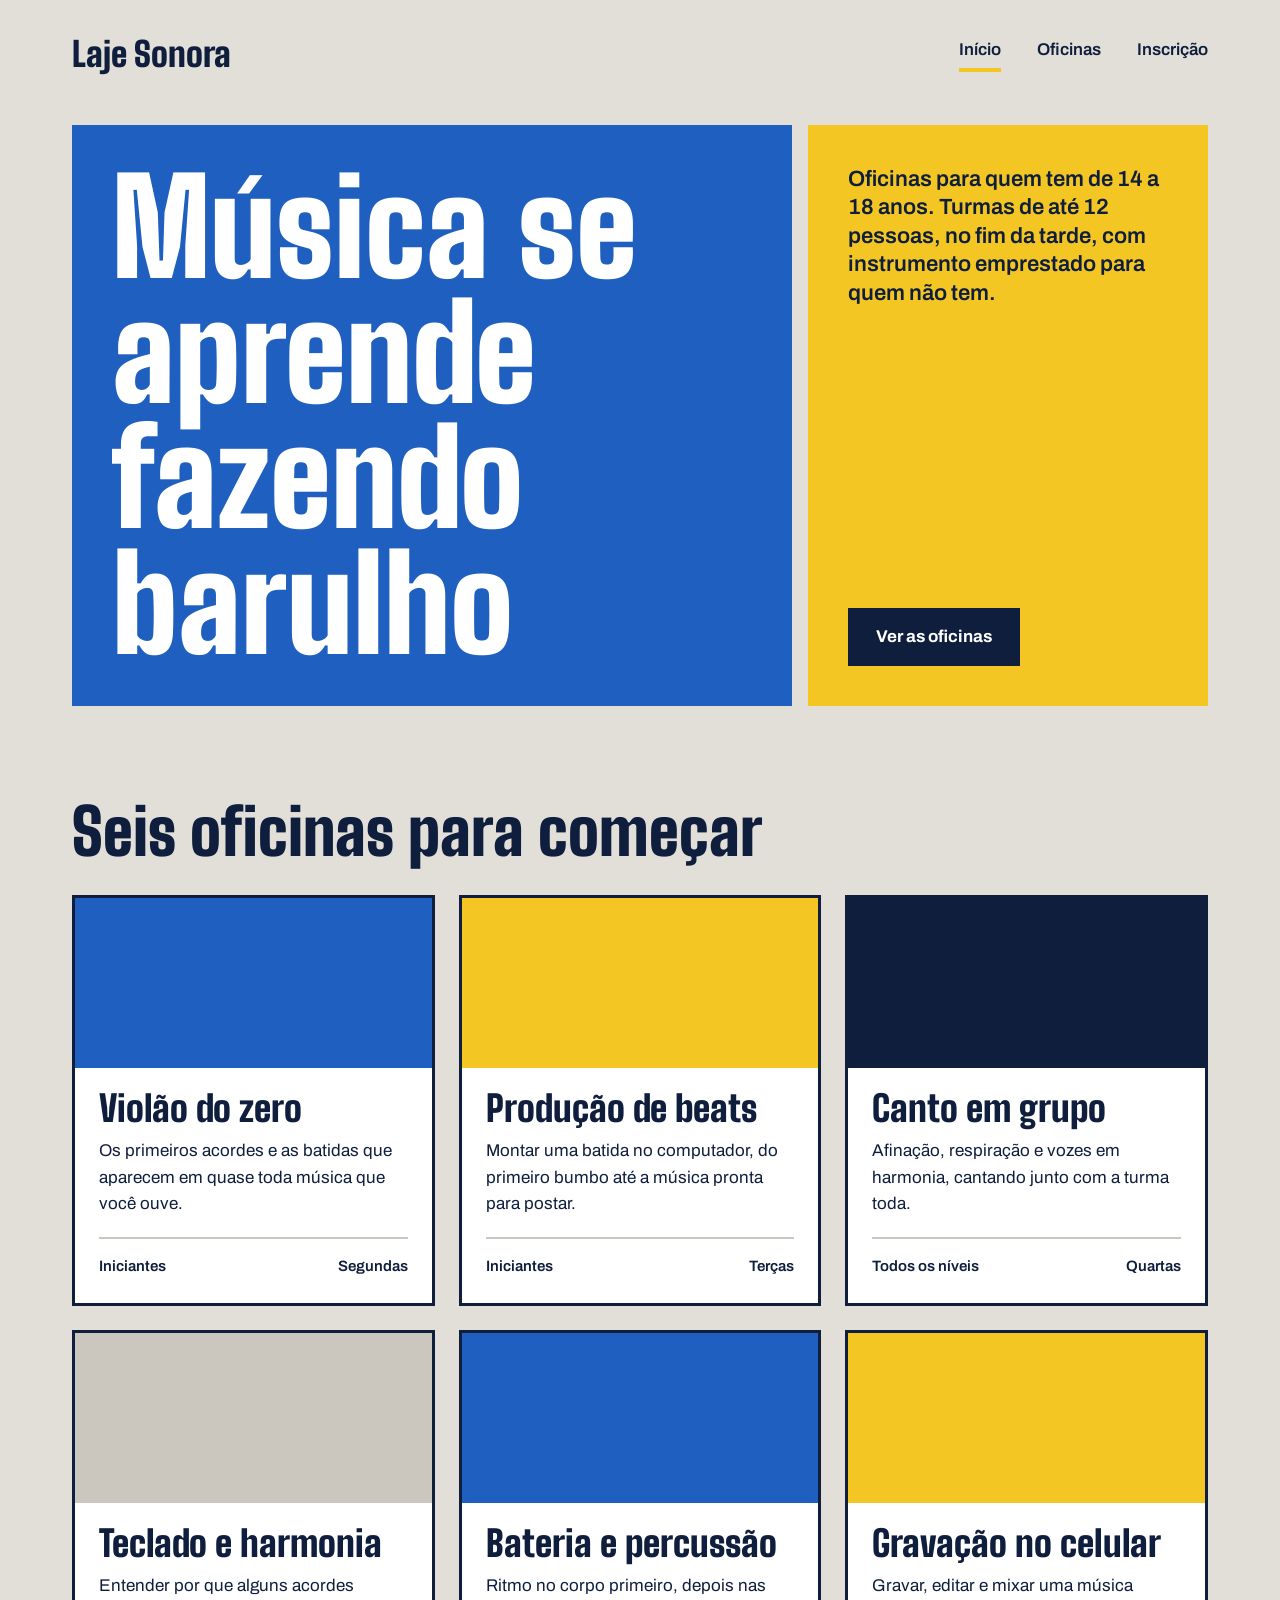
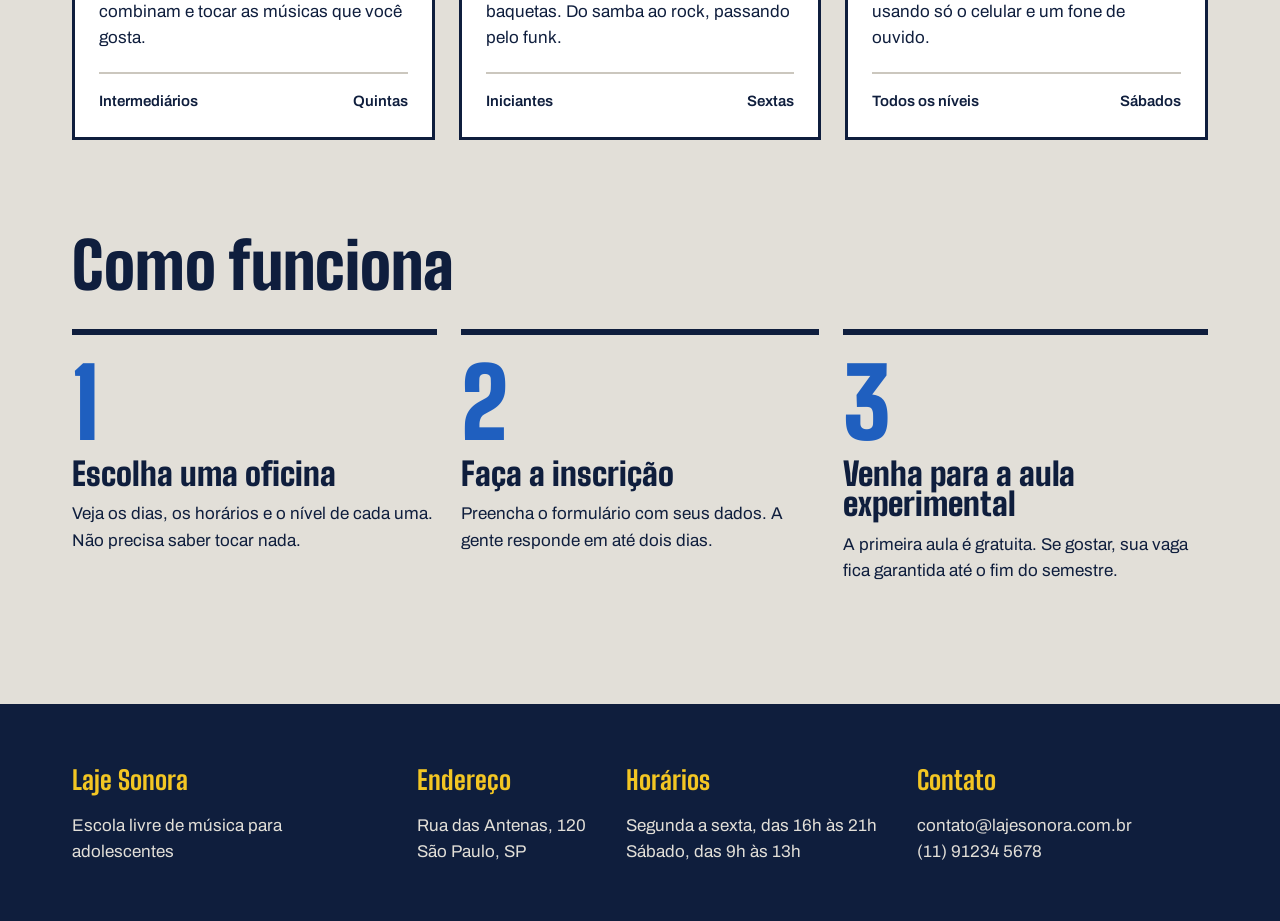
<file: index.html>
<!DOCTYPE html>
<html lang="pt-br">
<head>
    <meta charset="UTF-8">
    <meta name="viewport" content="width=device-width, initial-scale=1.0">
    
    <link rel="preconnect" href="https://fonts.googleapis.com">
    <link rel="preconnect" href="https://fonts.gstatic.com" crossorigin>
    <link href="https://fonts.googleapis.com/css2?family=Big+Shoulders:opsz@10..72&display=swap" rel="stylesheet">
    <link rel="preconnect" href="https://fonts.googleapis.com">
    <link rel="preconnect" href="https://fonts.gstatic.com" crossorigin>
    <link href="https://fonts.googleapis.com/css2?family=Archivo:ital,wght@0,100..900;1,100..900&family=Big+Shoulders:opsz@10..72&display=swap" rel="stylesheet">
    
    <link rel="stylesheet" href="index.css">
    
    <title>Laje Sonora | Início</title>
</head>
<body>
    <header class="conteudo topo">
        <a href="index.html" class="logo">Laje Sonora</a>
        <nav class="menu">
            <a href="index.html" class="atual">Início</a>
            <a href="oficinas.html">Oficinas</a>
            <a href="inscricao.html">Inscrição</a>
        </nav>
    </header>
    <main>
        <section class="conteudo cartazes">
            <div class="cartaz cartaz-principal">
                <h1>Música se aprende fazendo barulho</h1>
            </div>
            <div class="cartaz cartaz-lateral">
                <p>Oficinas para quem tem de 14 a 18 anos. Turmas de até 12 pessoas, no fim da tarde, com instrumento emprestado para quem não tem.</p>
                <a href="oficinas.html" class="botao">Ver as oficinas</a>
            </div>
        </section>
        <section class="conteudo secao">
            <h2 class="titulo-secao">Seis oficinas para começar</h2>
            <div class="cards">
                <article class="card">
                    <div class="foto foto-azul"></div>
                    <div class="card-texto">
                        <h3>Violão do zero</h3>
                        <p>Os primeiros acordes e as batidas que aparecem em quase toda música que você ouve.</p>
                        <div class="card-info">
                            <span>Iniciantes</span>
                            <span>Segundas</span>
                        </div>
                    </div>
                </article>
                <article class="card">
                    <div class="foto foto-amarela"></div>
                    <div class="card-texto">
                        <h3>Produção de beats</h3>
                        <p>Montar uma batida no computador, do primeiro bumbo até a música pronta para postar.</p>
                        <div class="card-info">
                            <span>Iniciantes</span>
                            <span>Terças</span>
                        </div>
                    </div>
                </article>
                <article class="card">
                    <div class="foto foto-tinta"></div>
                    <div class="card-texto">
                        <h3>Canto em grupo</h3>
                        <p>Afinação, respiração e vozes em harmonia, cantando junto com a turma toda.</p>
                        <div class="card-info">
                            <span>Todos os níveis</span>
                            <span>Quartas</span>
                        </div>
                    </div>
                </article>
                <article class="card">
                    <div class="foto"></div>
                    <div class="card-texto">
                        <h3>Teclado e harmonia</h3>
                        <p>Entender por que alguns acordes combinam e tocar as músicas que você gosta.</p>
                        <div class="card-info">
                            <span>Intermediários</span>
                            <span>Quintas</span>
                        </div>
                    </div>
                </article>
                <article class="card">
                    <div class="foto foto-azul"></div>
                    <div class="card-texto">
                        <h3>Bateria e percussão</h3>
                        <p>Ritmo no corpo primeiro, depois nas baquetas. Do samba ao rock, passando pelo funk.</p>
                        <div class="card-info">
                            <span>Iniciantes</span>
                            <span>Sextas</span>
                        </div>
                    </div>
                </article>
                <article class="card">
                    <div class="foto foto-amarela"></div>
                    <div class="card-texto">
                        <h3>Gravação no celular</h3>
                        <p>Gravar, editar e mixar uma música usando só o celular e um fone de ouvido.</p>
                        <div class="card-info">
                            <span>Todos os níveis</span>
                            <span>Sábados</span>
                        </div>
                    </div>
                </article>
            </div>
        </section>
        <section class="conteudo secao">
            <h2 class="titulo-secao">Como funciona</h2>
            <div class="passos">
                <div class="passo">
                    <p class="passo-numero">1</p>
                    <h3>Escolha uma oficina</h3>
                    <p>Veja os dias, os horários e o nível de cada uma. Não precisa saber tocar nada.</p>
                </div>
                <div class="passo">
                    <p class="passo-numero">2</p>
                    <h3>Faça a inscrição</h3>
                    <p>Preencha o formulário com seus dados. A gente responde em até dois dias.</p>
                </div>
                <div class="passo">
                    <p class="passo-numero">3</p>
                    <h3>Venha para a aula experimental</h3>
                    <p>A primeira aula é gratuita. Se gostar, sua vaga fica garantida até o fim do semestre.</p>
                </div>
            </div>
        </section>
    </main>
    <footer class="rodape">
        <div class="conteudo rodape-colunas">
            <div class="rodape-coluna">
                <h4>Laje Sonora</h4>
                <p>Escola livre de música para adolescentes</p>
            </div>
            <div class="rodape-coluna">
                <h4>Endereço</h4>
                <p>Rua das Antenas, 120</p>
                <p>São Paulo, SP</p>
            </div>
            <div class="rodape-coluna">
                <h4>Horários</h4>
                <p>Segunda a sexta, das 16h às 21h</p>
                <p>Sábado, das 9h às 13h</p>
            </div>
            <div class="rodape-coluna">
                <h4>Contato</h4>
                <p>contato@lajesonora.com.br</p>
                <p>(11) 91234 5678</p>
            </div>
        </div>
    </footer>
</body>
</html>
</file>
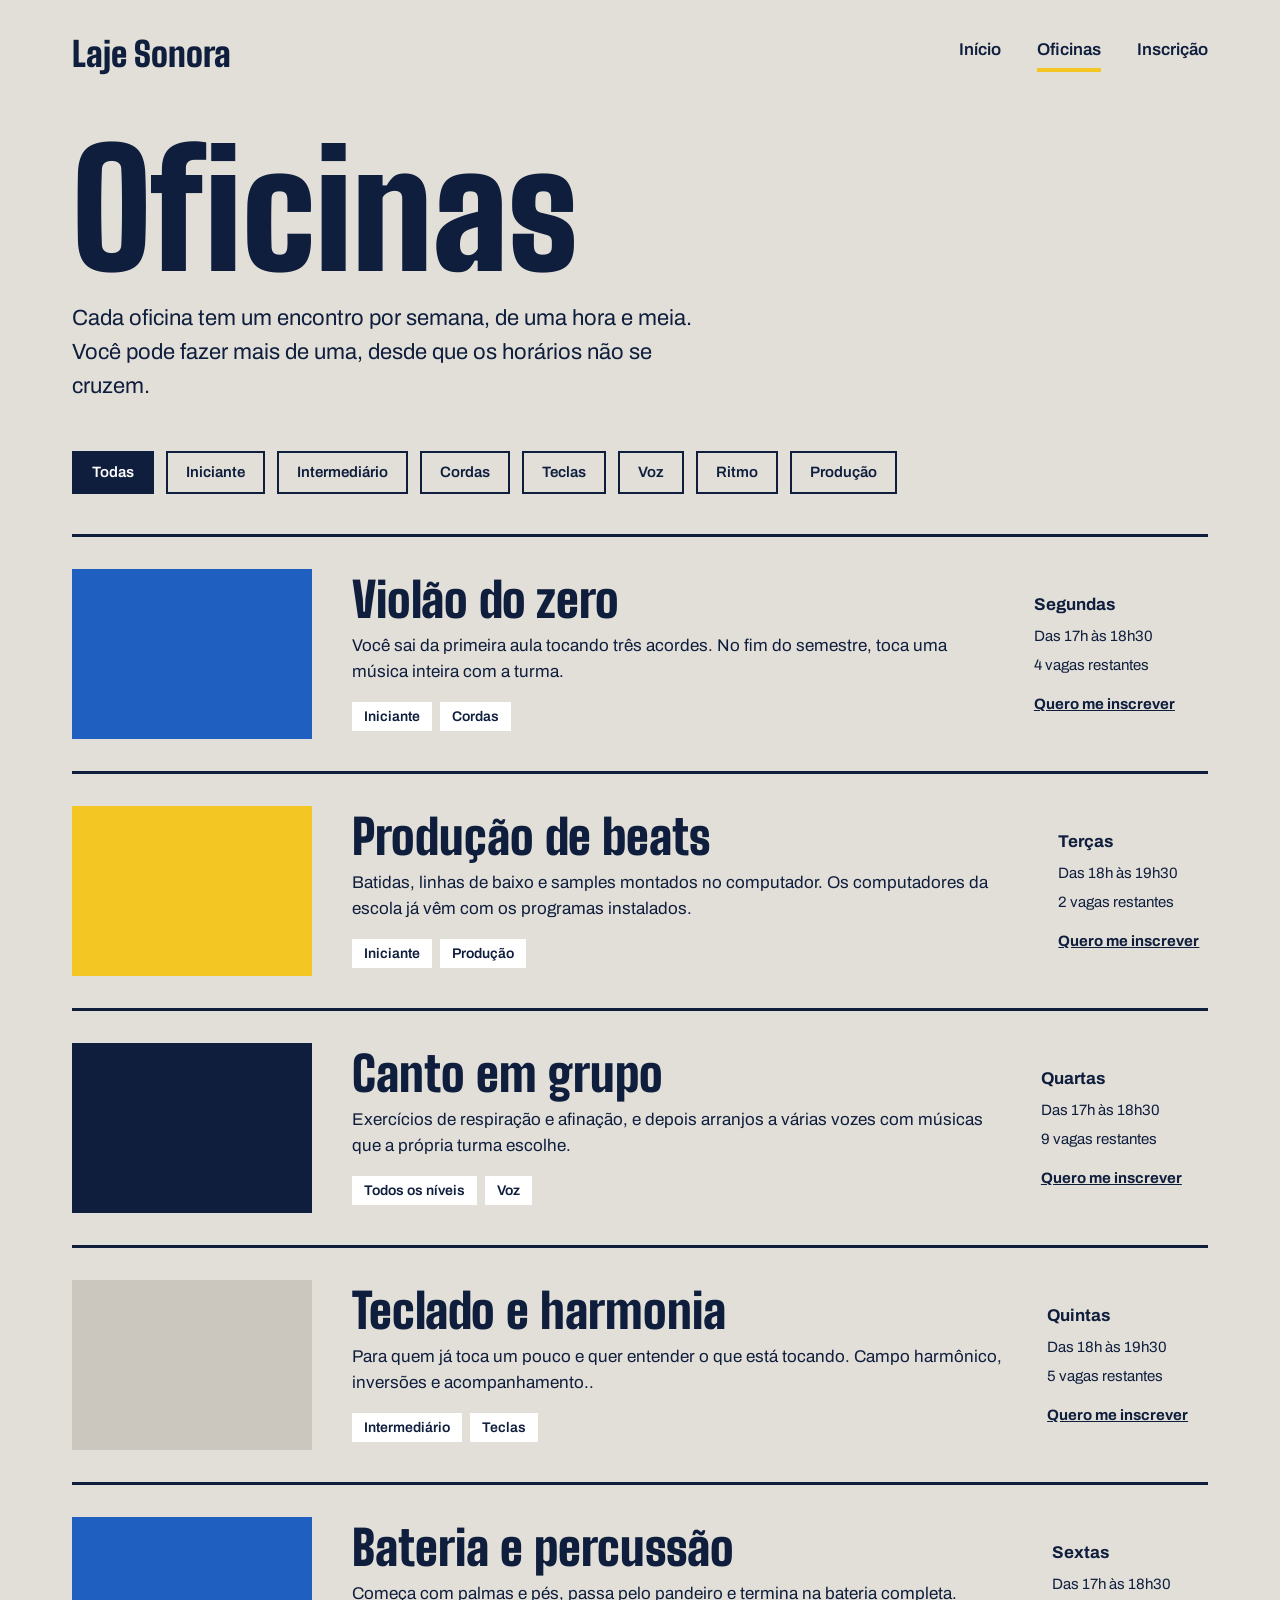
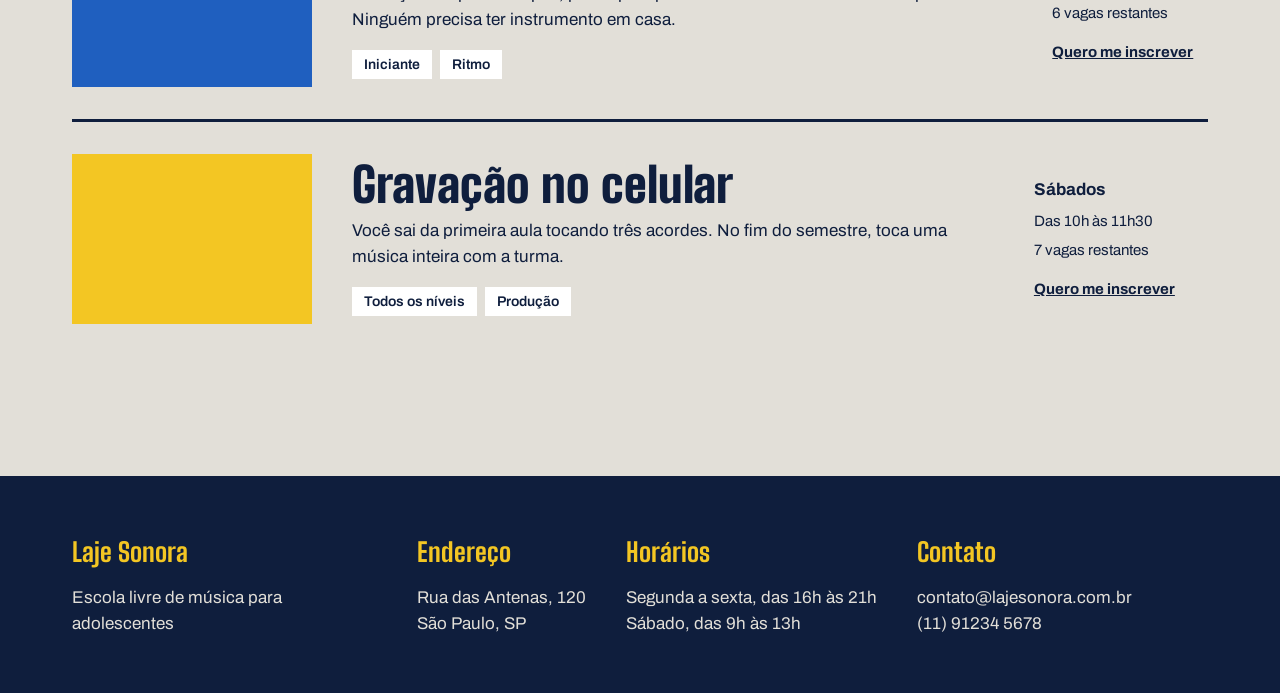
<file: oficinas.html>
<!DOCTYPE html>
<html lang="pt-br">
<head>
    <meta charset="UTF-8">
    <meta name="viewport" content="width=device-width, initial-scale=1.0">
    
    <link rel="preconnect" href="https://fonts.googleapis.com">
    <link rel="preconnect" href="https://fonts.gstatic.com" crossorigin>
    <link href="https://fonts.googleapis.com/css2?family=Big+Shoulders:opsz@10..72&display=swap" rel="stylesheet">
    <link rel="preconnect" href="https://fonts.googleapis.com">
    <link rel="preconnect" href="https://fonts.gstatic.com" crossorigin>
    <link href="https://fonts.googleapis.com/css2?family=Archivo:ital,wght@0,100..900;1,100..900&family=Big+Shoulders:opsz@10..72&display=swap" rel="stylesheet">
    
    <link rel="stylesheet" href="oficinas.css">
    
    <title>Laje Sonora | Oficinas</title>
</head>
<body>
    <header class="conteudo topo">
        <a href="index.html" class="logo">Laje Sonora</a>
        <nav class="menu">
            <a href="index.html">Início</a>
            <a href="oficinas.html" class="atual">Oficinas</a>
            <a href="inscricao.html">Inscrição</a>
        </nav>
    </header>
    <main class = "conteudo">
        <h1 class="titulo-pagina">Oficinas</h1>
        <p class="subtitulo-pagina">Cada oficina tem um encontro por semana, de uma hora e meia. Você pode fazer mais de uma, desde que os horários não se cruzem.</p>
        <div class="filtros">
            <span class="filtro ativo">Todas</span>
            <span class="filtro">Iniciante</span>
            <span class="filtro">Intermediário</span>
            <span class="filtro">Cordas</span>
            <span class="filtro">Teclas</span>
            <span class="filtro">Voz</span>
            <span class="filtro">Ritmo</span>
            <span class="filtro">Produção</span>
        </div>
        <div class="lista">
            <article class="oficina">
                <div class="foto foto-azul">

                </div>
                <div class="oficina-texto">
                    <h2>Violão do zero</h2>
                    <p>Você sai da primeira aula tocando três acordes. No fim do semestre, toca uma música inteira com a turma.</p>
                    <div class="etiquetas">
                        <span class="etiqueta">Iniciante</span>
                        <span class="etiqueta">Cordas</span>
                    </div>
                </div>
                <div class="oficina-detalhes">
                    <strong>Segundas</strong>
                    <span>Das 17h às 18h30</span>
                    <span>4 vagas restantes</span>
                    <a href="./inscricao.html">Quero me inscrever</a>
                </div>
            </article>
            <article class="oficina">
                <div class="foto foto-amarela">

                </div>
                <div class="oficina-texto">
                    <h2>Produção de beats</h2>
                    <p>Batidas, linhas de baixo e samples montados no computador. Os computadores da escola já vêm com os programas instalados.</p>
                    <div class="etiquetas">
                        <span class="etiqueta">Iniciante</span>
                        <span class="etiqueta">Produção</span>
                    </div>
                </div>
                <div class="oficina-detalhes">
                    <strong>Terças</strong>
                    <span>Das 18h às 19h30</span>
                    <span>2 vagas restantes</span>
                    <a href="./inscricao.html">Quero me inscrever</a>
                </div>
            </article>
            <article class="oficina">
                <div class="foto foto-tinta">

                </div>
                <div class="oficina-texto">
                    <h2>Canto em grupo</h2>
                    <p>Exercícios de respiração e afinação, e depois arranjos a várias vozes com músicas que a própria turma escolhe.</p>
                    <div class="etiquetas">
                        <span class="etiqueta">Todos os níveis</span>
                        <span class="etiqueta">Voz</span>
                    </div>
                </div>
                <div class="oficina-detalhes">
                    <strong>Quartas</strong>
                    <span>Das 17h às 18h30</span>
                    <span>9 vagas restantes</span>
                    <a href="./inscricao.html">Quero me inscrever</a>
                </div>
            </article>
            <article class="oficina">
                <div class="foto">

                </div>
                <div class="oficina-texto">
                    <h2>Teclado e harmonia</h2>
                    <p>Para quem já toca um pouco e quer entender o que está tocando. Campo harmônico, inversões e acompanhamento..</p>
                    <div class="etiquetas">
                        <span class="etiqueta">Intermediário</span>
                        <span class="etiqueta">Teclas</span>
                    </div>
                </div>
                <div class="oficina-detalhes">
                    <strong>Quintas</strong>
                    <span>Das 18h às 19h30</span>
                    <span>5 vagas restantes</span>
                    <a href="./inscricao.html">Quero me inscrever</a>
                </div>
            </article>
            <article class="oficina">
                <div class="foto foto-azul">

                </div>
                <div class="oficina-texto">
                    <h2>Bateria e percussão</h2>
                    <p>Começa com palmas e pés, passa pelo pandeiro e termina na bateria completa. Ninguém precisa ter instrumento em casa.</p>
                    <div class="etiquetas">
                        <span class="etiqueta">Iniciante</span>
                        <span class="etiqueta">Ritmo</span>
                    </div>
                </div>
                <div class="oficina-detalhes">
                    <strong>Sextas</strong>
                    <span>Das 17h às 18h30</span>
                    <span>6 vagas restantes</span>
                    <a href="./inscricao.html">Quero me inscrever</a>
                </div>
            </article>
            <article class="oficina">
                <div class="foto foto-amarela">

                </div>
                <div class="oficina-texto">
                    <h2>Gravação no celular</h2>
                    <p>Você sai da primeira aula tocando três acordes. No fim do semestre, toca uma música inteira com a turma.</p>
                    <div class="etiquetas">
                        <span class="etiqueta">Todos os níveis</span>
                        <span class="etiqueta">Produção</span>
                    </div>
                </div>
                <div class="oficina-detalhes">
                    <strong>Sábados</strong>
                    <span>Das 10h às 11h30</span>
                    <span>7 vagas restantes</span>
                    <a href="./inscricao.html">Quero me inscrever</a>
                </div>
            </article>
        </div>
    </main>
    <footer class="rodape">
        <div class="conteudo rodape-colunas">
            <div class="rodape-coluna">
                <h4>Laje Sonora</h4>
                <p>Escola livre de música para adolescentes</p>
            </div>
            <div class="rodape-coluna">
                <h4>Endereço</h4>
                <p>Rua das Antenas, 120</p>
                <p>São Paulo, SP</p>
            </div>
            <div class="rodape-coluna">
                <h4>Horários</h4>
                <p>Segunda a sexta, das 16h às 21h</p>
                <p>Sábado, das 9h às 13h</p>
            </div>
            <div class="rodape-coluna">
                <h4>Contato</h4>
                <p>contato@lajesonora.com.br</p>
                <p>(11) 91234 5678</p>
            </div>
        </div>
    </footer>
</body>
</html>
</file>
<file: index.css>
*{
    margin: 0;
    padding: 0;
    box-sizing: border-box;
}

:root {
  --concreto: #E2DFD8;
  --concreto-escuro: #CBC7BE;
  --tinta: #0F1E3D;
  --caixa-dagua: #1F5FBF;
  --fita: #F3C623;
  --branco: #FFFFFF;

  --fonte-cartaz: "Big Shoulders", "Arial Narrow", sans-serif;
  --fonte-texto: "Archivo", Arial, sans-serif;
}

body{
    background-color: var(--concreto);
    color: var(--tinta);
    font-family: var(--fonte-texto);
    font-size: 17px;
    line-height: 1.55;
}

a{
    color: inherit;
}

h1, h2, h3{
    font-family: var(--fonte-cartaz);
    font-weight: 900;
    line-height: 0.95;
}

.conteudo{
    max-width: 1200px;
    margin-inline: auto;
    padding-inline: 32px;
}

.topo{
    padding-block: 28px;
    display:flex;
    justify-content: space-between;
    align-items: center;
}

.logo{
    font-family: var(--fonte-cartaz);
    font-size: 34px;
    font-weight: 900;
    text-decoration: none;
}

.menu{
    display: flex;
    gap: 36px;
}

.menu a{
    font-weight: 600;
    text-decoration: none;
    padding-bottom: 4px;
    border-bottom: 4px solid transparent;
}

.menu a:hover{
    border-bottom-color: var(--tinta);
}

.menu a.atual{
    border-bottom-color: var(--fita);
}

.cartazes{
    display: flex;
    flex-direction: row;
    gap: 16px;
    margin-top: 16px;
}

.cartaz{
    padding: 40px;
}

.cartaz-principal{
    background-color: var(--caixa-dagua);
    color: var(--branco);
    flex: 2;
}

.cartaz-principal h1{
    font-size: 132px;
    max-width: 9ch;

}

.cartaz-lateral{
    background-color: var(--fita);
    flex: 1;
    display: flex;
    flex-direction: column;
    justify-content: space-between;
    gap: 32px;
    align-items: flex-start;
}

.cartaz-lateral p{
    font-size: 22px;
    font-weight: 600;
    line-height: 1.3;
}

.botao{
    background-color: var(--tinta);
    color: var(--branco);
    font-weight: 700;
    text-decoration: none;
    padding-inline: 28px;
    padding-block: 16px;
    border: none;
    font-family: var(--fonte-texto);
    font-size: 17px;
    cursor: pointer;
}

.botao:hover{
    background-color: var(--caixa-dagua);
}

.cartaz-lateral{
    align-items: flex-start;
}

.secao{
    margin-top: 96px;
}

.titulo-secao{
    font-size: 64px;
    margin-bottom: 32px;
}

.cards{
    display: flex;
    flex-wrap: wrap;
    gap: 24px;
}

.card{
    background-color: var(--branco);
    border: 3px solid var(--tinta);
    flex: 1 1 340px;
}

.card .foto{
    height: 170px;
}

.foto{
    background-color: var(--concreto-escuro);
}

.foto-azul{
    background-color: var(--caixa-dagua);
}

.foto-amarela{
    background-color: var(--fita);
}

.foto-tinta{
    background-color: var(--tinta);
}

.card-texto{
    padding: 24px;
}

.card h3{
    font-size: 36px;
    margin-bottom: 12px;
}

.card-info{
    margin-top: 20px;
    padding-top: 16px;
    border-top: 2px solid var(--concreto-escuro);
    font-weight: 600;
    font-size: 15px;
    display: flex;
    justify-content: space-between;
}

.passos{
    display: flex;
    gap: 24px;
}

.passo{
    border-top: 6px solid var(--tinta);
    padding-top: 20px;
    max-width: 365px;
}

.passo-numero{
    font-family: var(--fonte-cartaz);
    font-size: 96px;
    font-weight: 900;
    line-height: 1;
    color: var(--caixa-dagua);
}

.passo h3{
    font-size: 32px;
    margin-block: 8px 12px;
}

.rodape{
    margin-top: 120px;
    background-color: var(--tinta);
    color: var(--concreto);
    padding-block: 56px;
}

.rodape-colunas{
    display: flex;
    gap: 40px;
}

.rodape-coluna{
    max-width: 305px;
}

.rodape h4{
    font-family: var(--fonte-cartaz);
    font-size: 26px;
    color: var(--fita);
    margin-bottom: 12px;
}
</file>
<file: oficinas.css>
*{
    margin: 0;
    padding: 0;
    box-sizing: border-box;
}

:root {
  --concreto: #E2DFD8;
  --concreto-escuro: #CBC7BE;
  --tinta: #0F1E3D;
  --caixa-dagua: #1F5FBF;
  --fita: #F3C623;
  --branco: #FFFFFF;

  --fonte-cartaz: "Big Shoulders", "Arial Narrow", sans-serif;
  --fonte-texto: "Archivo", Arial, sans-serif;
}

body{
    background-color: var(--concreto);
    color: var(--tinta);
    font-family: var(--fonte-texto);
    font-size: 17px;
    line-height: 1.55;
}

a{
    color: inherit;
}

h1, h2, h3{
    font-family: var(--fonte-cartaz);
    font-weight: 900;
    line-height: 0.95;
}

.conteudo{
    max-width: 1200px;
    margin-inline: auto;
    padding-inline: 32px;
}

.topo{
    padding-block: 28px;
    display:flex;
    justify-content: space-between;
    align-items: center;
}

.logo{
    font-family: var(--fonte-cartaz);
    font-size: 34px;
    font-weight: 900;
    text-decoration: none;
}

.menu{
    display: flex;
    gap: 36px;
}

.menu a{
    font-weight: 600;
    text-decoration: none;
    padding-bottom: 4px;
    border-bottom: 4px solid transparent;
}

.menu a:hover{
    border-bottom-color: var(--tinta);
}

.menu a.atual{
    border-bottom-color: var(--fita);
}

.foto{
    background-color: var(--concreto-escuro);
}

.foto-azul{
    background-color: var(--caixa-dagua);
}

.foto-amarela{
    background-color: var(--fita);
}

.foto-tinta{
    background-color: var(--tinta);
}

.rodape{
    margin-top: 120px;
    background-color: var(--tinta);
    color: var(--concreto);
    padding-block: 56px;
}

.rodape-colunas{
    display: flex;
    gap: 40px;
}

.rodape-coluna{
    max-width: 305px;
}

.rodape h4{
    font-family: var(--fonte-cartaz);
    font-size: 26px;
    color: var(--fita);
    margin-bottom: 12px;
}

.titulo-pagina{
    font-size: 160px;
    margin-top: 24px;
}

.subtitulo-pagina{
    font-size: 22px;
    max-width: 640px;
    margin-top: 16px;
}

.filtros{
    margin-top: 48px;
    display: flex;
    flex-wrap: wrap;
    gap: 12px;
}

.filtro{
    border: 2px solid var(--tinta);
    padding-block: 8px;
    padding-inline: 18px;
    font-weight: 600;
    font-size: 15px;
    
}

.filtro.ativo{
    background-color: var(--tinta);
    color: var(--branco);
}

.lista{
    margin-top: 40px;
}

.oficina{
    padding-block: 32px;
    border-top: 3px solid var(--tinta);
    display: flex;
    align-items: center;
    gap: 40px;
}

.oficina .foto{
    width: 240px;
    height: 170px;
    flex-shrink: 0;
}

.oficina h2{
    font-size: 48px;
    margin-bottom: 10px;
}

.etiquetas{
    margin-top: 16px;
    display: flex;
    gap: 8px;
}

.etiqueta{
    background-color: var(--branco);
    padding-block: 4px;
    padding-inline: 12px;
    font-size: 14px;
    font-weight: 600;
}

.oficina-detalhes{
    width: 220px;
    font-size: 15px;
    display: flex;
    flex-direction: column;
    gap: 6px;
}

.oficina-detalhes strong{
    font-size: 17px;
}

.oficina-detalhes a{
    margin-top: 10px;
    font-weight: 700;
}
</file>
